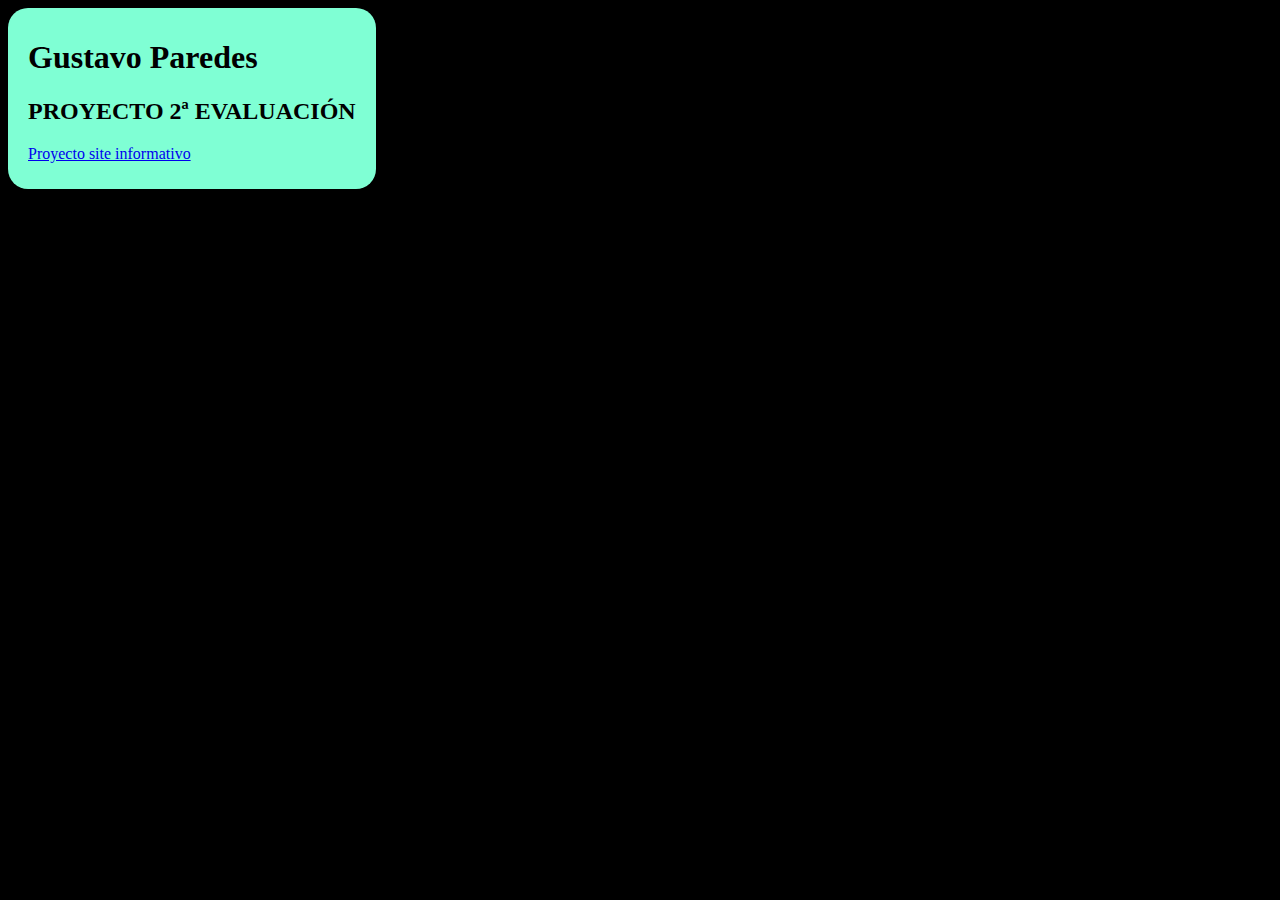
<file: index.html>
<!DOCTYPE html>
<html lang="en">

<head>
    <meta charset="UTF-8">
    <meta name="viewport" content="width=device-width, initial-scale=1.0">
    <title>Gustavo</title>
</head>
<style>

    body {
        background-color: black;
    }
    .proyectos {
        background-color: aquamarine;
        max-width: fit-content;
        padding: 10px 20px;
        border-radius: 20px;
    }
</style>

<body>

    <section class="proyectos">
        <h1>Gustavo Paredes</h1>
        <h2>PROYECTO 2ª EVALUACIÓN</h2>
        <p><a href="site-informativo/index.html">Proyecto site informativo</a></p>
    </section>

</body>

</html>
</file>
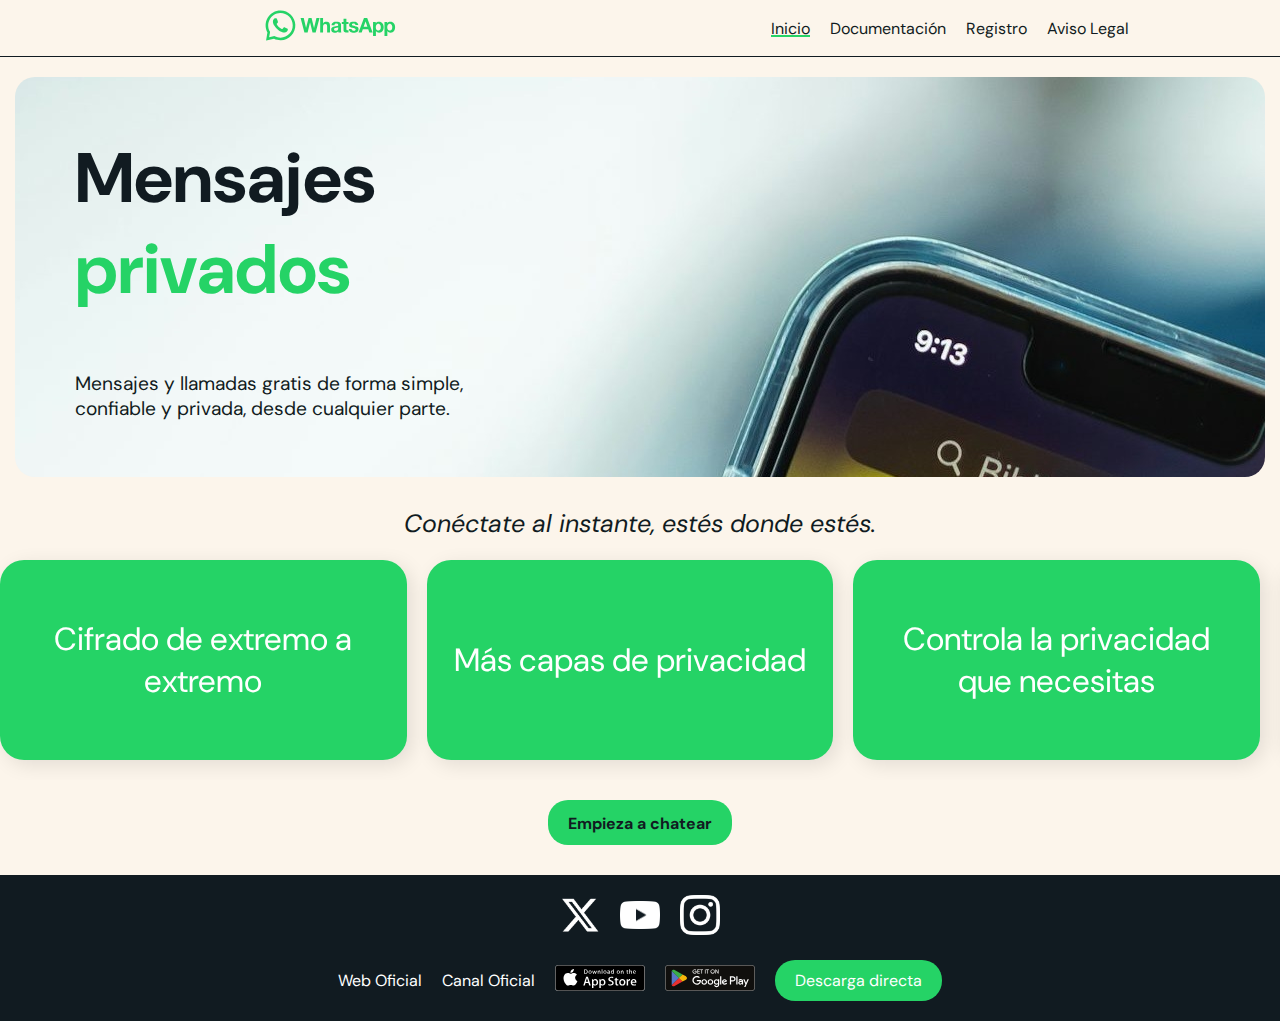
<file: site-informativo/index.html>
<!DOCTYPE html>
<html lang="es">

<head>
    <meta charset="UTF-8">
    <meta name="viewport" content="width=device-width, initial-scale=1.0">
    <link rel="icon" href="images/whatsapp.svg">
    <link rel="stylesheet" href="styles.css">
    <link rel="stylesheet" href="carousel.css">
    <title>WhatsApp</title>

</head>

<body>

    <nav class="navbar">
        <div class="logo-principal">
            <a href="index.html"><img src="images/whatsapp-big.svg" alt=""></a>
        </div>
        <div class="enlaces">
            <a class="active" href="index.html">Inicio</a>
            <a href="documentacion.html">Documentación</a>
            <!-- dropdown -->
            <div class="dropdown">
                <a href="#">Registro</a>
                <div class="dropdown-content">
                    <a href="iniciar-sesion.html">Iniciar sesión</a>
                    <a href="registrarse.html">Registrarse</a>
                </div>
            </div>
            <!-- dropdown -->
            <a href="aviso-legal.html">Aviso Legal</a>
        </div>
    </nav>

    <header>
        <div class="titulo">
            <h1>Mensajes <br><span class="verde">privados</span></h1>
        </div>
        <div class="texto-titulo">
            <p>Mensajes y llamadas gratis de forma simple, confiable y privada, desde cualquier parte.</p>
        </div>
    </header>

    <article>
        <div class="eslogan">
            <p>Conéctate al instante,<br> estés donde estés.</p>
        </div>

        <div class="carousel">
            <div class="group">
                <div class="card">Cifrado de extremo a extremo</div>
                <div class="card">Más capas de privacidad</div>
                <div class="card">Controla la privacidad que necesitas</div>
            </div>
            <!-- Add `aria-hidden` to hide the duplicated cards from screen readers. -->
            <div aria-hidden class="group">
                <div class="card">Cifrado de extremo a extremo</div>
                <div class="card">Más capas de privacidad</div>
                <div class="card">Controla la privacidad que necesitas</div>
            </div>
        </div>

        <div>
            <h3 class="boton-chatear"><a href="https://web.whatsapp.com/">Empieza a chatear</a></h3>
        </div>
    </article>

    <footer>
        <section class="fila-footer">
            <div class="columna-footer socials">
                <a href="https://x.com/whatsapp" target="_blank"><img src="images/x.png" alt=""></a>
                <a href="https://www.youtube.com/@WhatsApp/videos" target="_blank"><img src="images/youtube.png"
                        alt=""></a>
                <a href="https://www.instagram.com/whatsapp/" target="_blank"><img src="images/instagram.png"
                        alt=""></a>
            </div>
            <div class="columna-footer">
                <a href="https://www.whatsapp.com/" target="_blank">Web Oficial</a>
                <a href="https://whatsapp.com/channel/0029Va4K0PZ5a245NkngBA2M" target="_blank">Canal Oficial</a>
                <a href="https://apps.apple.com/es/app/whatsapp-messenger/id310633997" target="_blank"><img
                        src="images/app-store.svg" alt=""></a>
                <a href="https://play.google.com/store/apps/details?cat=-1&id=com.whatsapp&hl=es_419&pli=1"
                    target="_blank"><img src="images/google-play.svg" alt=""></a>
                <a class="descarga-directa"
                    href="https://get.microsoft.com/installer/download/9NKSQGP7F2NH?cid=website_cta_psi">Descarga
                    directa</a>
            </div>
        </section>
    </footer>

</body>

</html>
</file>
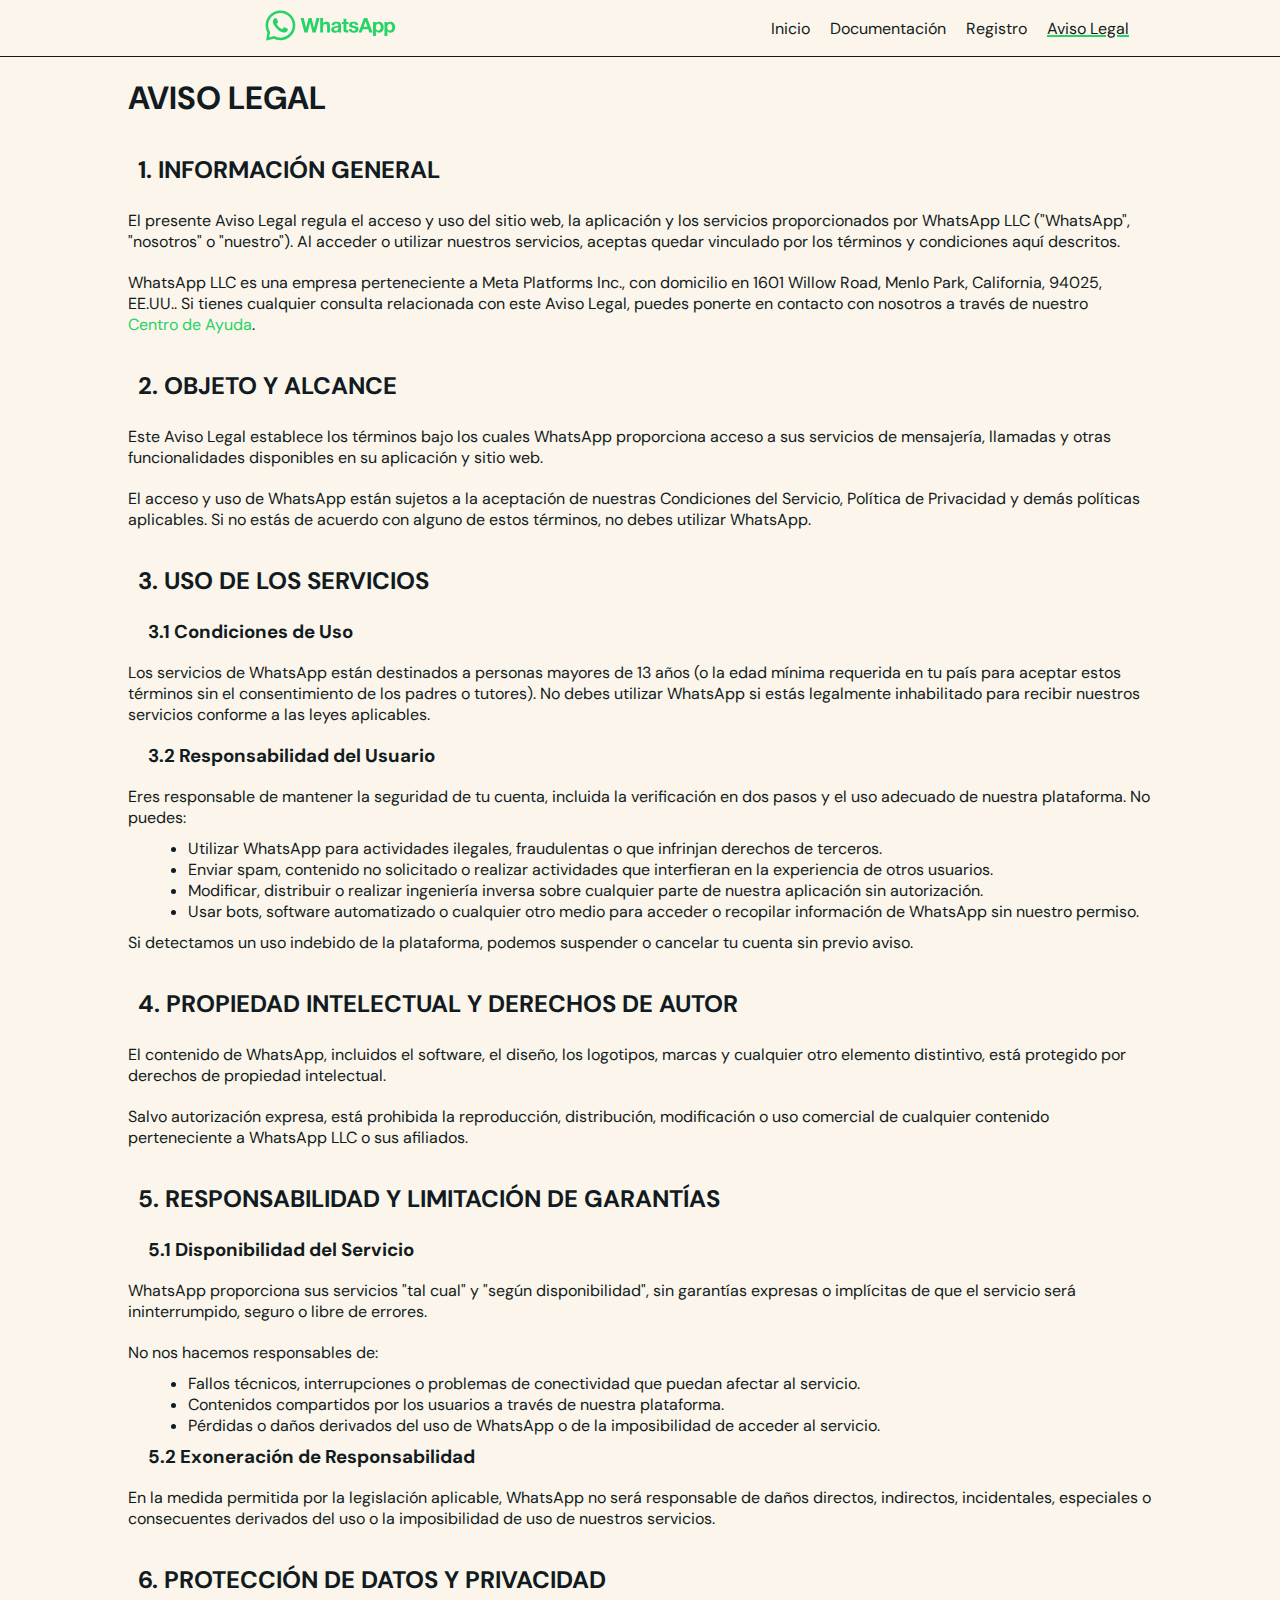
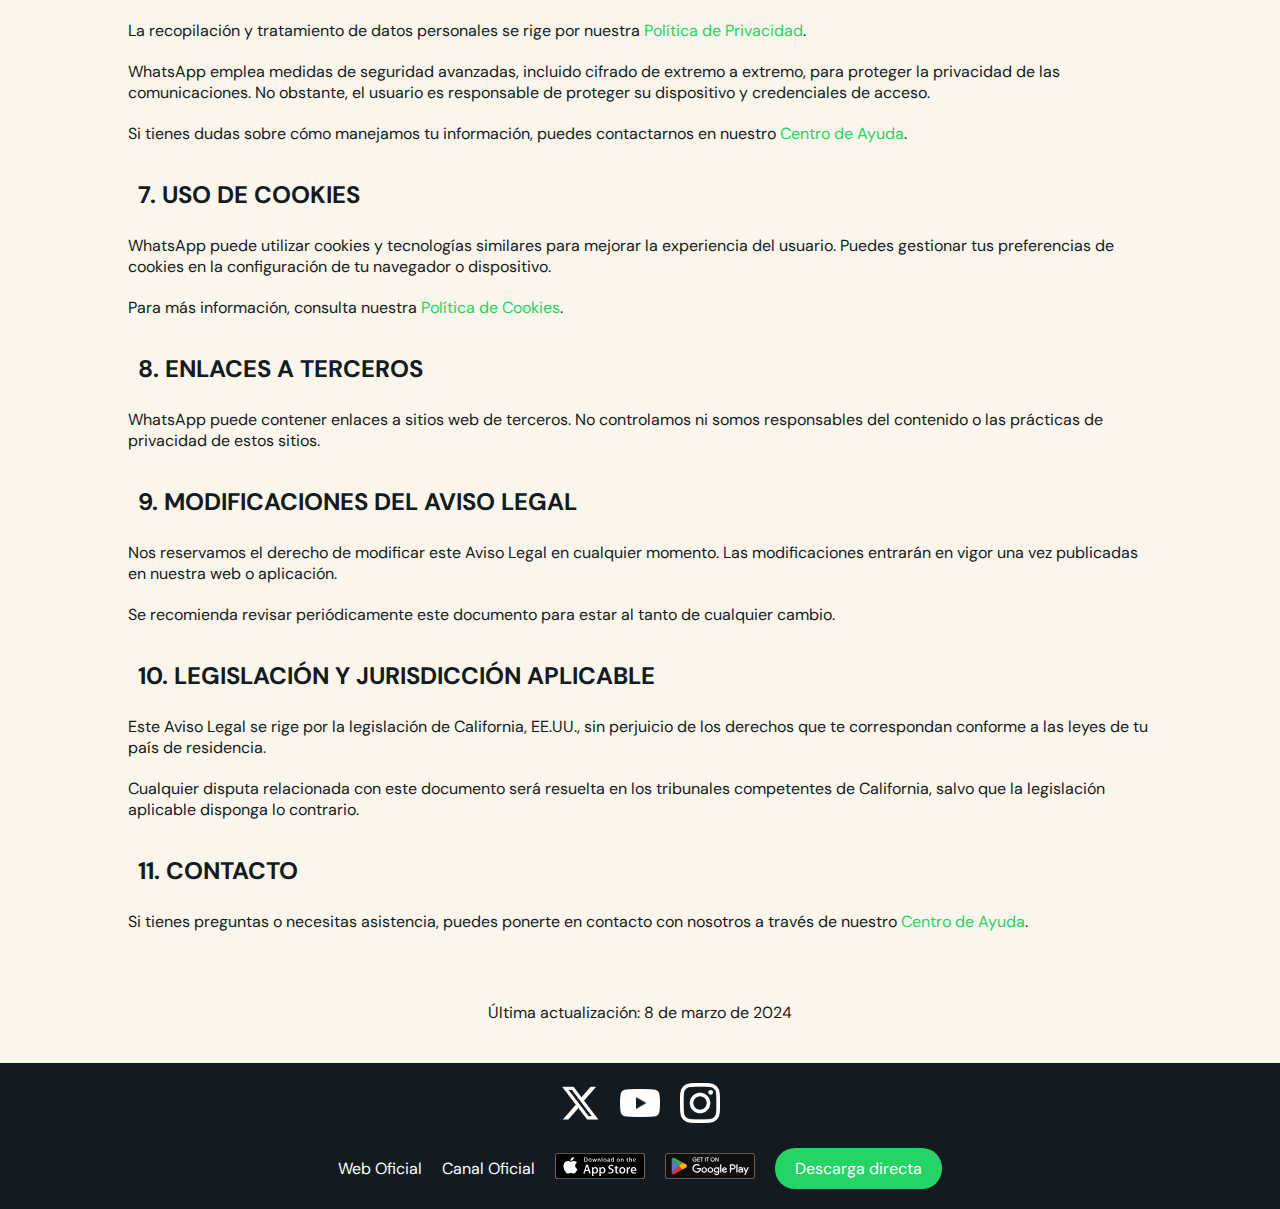
<file: site-informativo/aviso-legal.html>
<!DOCTYPE html>
<html lang="es">

<head>
    <meta charset="UTF-8">
    <meta name="viewport" content="width=device-width, initial-scale=1.0">
    <link rel="icon" href="images/whatsapp.svg">
    <link rel="stylesheet" href="styles.css">
    <title>WhatsApp - Aviso Legal</title>

</head>

<body>

    <nav class="navbar">
        <div class="logo-principal">
            <a href="index.html"><img src="images/whatsapp-big.svg" alt=""></a>
        </div>
        <div class="enlaces">
            <a href="index.html">Inicio</a>
            <a href="documentacion.html">Documentación</a>
            <!-- dropdown -->
            <div class="dropdown">
                <a href="#">Registro</a>
                <div class="dropdown-content">
                    <a href="iniciar-sesion.html">Iniciar sesión</a>
                    <a href="registrarse.html">Registrarse</a>
                </div>
            </div>
            <!-- dropdown -->
            <a class="active" href="aviso-legal.html">Aviso Legal</a>
        </div>
    </nav>

    <article class="article-aviso-legal">
        <div class="aviso-legal">
            <h1>AVISO LEGAL</h1>
        </div>
        <section class="texto-legal">
            <h2>1. INFORMACIÓN GENERAL </h2>
            <p>El presente Aviso Legal regula el acceso y uso del sitio web, la aplicación y los servicios
                proporcionados por WhatsApp LLC ("WhatsApp", "nosotros" o "nuestro"). Al acceder o utilizar nuestros
                servicios, aceptas quedar vinculado por los términos y condiciones aquí descritos.</p>
            <p>WhatsApp LLC es una empresa perteneciente a Meta Platforms Inc., con domicilio en 1601 Willow Road, Menlo
                Park, California, 94025, EE.UU.. Si tienes cualquier consulta relacionada con este Aviso Legal, puedes
                ponerte en contacto con nosotros a través de nuestro <a class="verde"
                    href="https://www.whatsapp.com/contact/">Centro de Ayuda</a>.</p>



            <h2>2. OBJETO Y ALCANCE </h2>
            <p>Este Aviso Legal establece los términos bajo los cuales WhatsApp proporciona acceso a sus servicios de
                mensajería, llamadas y otras funcionalidades disponibles en su aplicación y sitio web.</p>
            <p>El acceso y uso de WhatsApp están sujetos a la aceptación de nuestras Condiciones del Servicio, Política
                de Privacidad y demás políticas aplicables. Si no estás de acuerdo con alguno de estos términos, no
                debes utilizar WhatsApp. </p>



            <h2>3. USO DE LOS SERVICIOS</h2>
            <h3> 3.1 Condiciones de Uso </h3>
            <p>Los servicios de WhatsApp están destinados a personas mayores de 13 años (o la edad mínima requerida en
                tu país para aceptar estos términos sin el consentimiento de los padres o tutores). No debes utilizar
                WhatsApp si estás legalmente inhabilitado para recibir nuestros servicios conforme a las leyes
                aplicables.</p>
            <h3>3.2 Responsabilidad del Usuario</h3>
            <p>Eres responsable de mantener la seguridad de tu cuenta, incluida la verificación en dos pasos y el uso
                adecuado de nuestra plataforma. No puedes:</p>
            <ul>
                <li>Utilizar WhatsApp para actividades ilegales, fraudulentas o que infrinjan derechos de terceros.
                </li>
                <li>Enviar spam, contenido no solicitado o realizar actividades que interfieran en la experiencia de
                    otros usuarios.</li>
                <li>Modificar, distribuir o realizar ingeniería inversa sobre cualquier parte de nuestra aplicación sin
                    autorización. </li>
                <li>Usar bots, software automatizado o cualquier otro medio para acceder o recopilar información de
                    WhatsApp sin nuestro permiso.</li>

            </ul>
            <p>Si detectamos un uso indebido de la plataforma, podemos suspender o cancelar tu cuenta sin previo aviso.
            </p>



            <h2>4. PROPIEDAD INTELECTUAL Y DERECHOS DE AUTOR </h2>
            <p>El contenido de WhatsApp, incluidos el software, el diseño, los logotipos, marcas y cualquier otro
                elemento distintivo, está protegido por derechos de propiedad intelectual.</p>
            <p>Salvo autorización expresa, está prohibida la reproducción, distribución, modificación o uso comercial de
                cualquier contenido perteneciente a WhatsApp LLC o sus afiliados. </p>



            <h2>5. RESPONSABILIDAD Y LIMITACIÓN DE GARANTÍAS </h2>
            <h3>5.1 Disponibilidad del Servicio </h3>
            <p>WhatsApp proporciona sus servicios "tal cual" y "según disponibilidad", sin garantías expresas o
                implícitas de que el servicio será ininterrumpido, seguro o libre de errores.</p>
            <p>No nos hacemos responsables de:</p>
            <ul>
                <li>Fallos técnicos, interrupciones o problemas de conectividad que puedan afectar al servicio.
                </li>
                <li>Contenidos compartidos por los usuarios a través de nuestra plataforma.</li>
                <li>Pérdidas o daños derivados del uso de WhatsApp o de la imposibilidad de acceder al servicio.</li>

            </ul>
            <h3>5.2 Exoneración de Responsabilidad</h3>
            <p>En la medida permitida por la legislación aplicable, WhatsApp no será responsable de daños directos,
                indirectos, incidentales, especiales o consecuentes derivados del uso o la imposibilidad de uso de
                nuestros servicios. </p>



            <h2>6. PROTECCIÓN DE DATOS Y PRIVACIDAD </h2>
            <p>La recopilación y tratamiento de datos personales se rige por nuestra <a class="verde"
                    href="https://www.whatsapp.com/legal/privacy-policy">Política de Privacidad</a>.</p>

            <p>WhatsApp emplea medidas de seguridad avanzadas, incluido cifrado de extremo a extremo, para proteger la
                privacidad de las comunicaciones. No obstante, el usuario es responsable de proteger su dispositivo y
                credenciales de acceso.</p>
            <p>Si tienes dudas sobre cómo manejamos tu información, puedes contactarnos en nuestro <a class="verde"
                    href="https://www.whatsapp.com/contact/">Centro de Ayuda</a>.</p>



            <h2>7. USO DE COOKIES </h2>
            <p>WhatsApp puede utilizar cookies y tecnologías similares para mejorar la experiencia del usuario. Puedes
                gestionar tus preferencias de cookies en la configuración de tu navegador o dispositivo. </p>
            <p>Para más información, consulta nuestra <a class="verde"
                    href="https://www.whatsapp.com/legal/cookies-policy/">Política de Cookies</a>.</p>



            <h2>8. ENLACES A TERCEROS</h2>
            <p>WhatsApp puede contener enlaces a sitios web de terceros. No controlamos ni somos responsables del
                contenido o las prácticas de privacidad de estos sitios.</p>



            <h2>9. MODIFICACIONES DEL AVISO LEGAL </h2>
            <p>Nos reservamos el derecho de modificar este Aviso Legal en cualquier momento. Las modificaciones entrarán
                en vigor una vez publicadas en nuestra web o aplicación. </p>
            <p>Se recomienda revisar periódicamente este documento para estar al tanto de cualquier cambio.</p>



            <h2>10. LEGISLACIÓN Y JURISDICCIÓN APLICABLE </h2>
            <p>Este Aviso Legal se rige por la legislación de California, EE.UU., sin perjuicio de los derechos que te
                correspondan conforme a las leyes de tu país de residencia. </p>
            <p>Cualquier disputa relacionada con este documento será resuelta en los tribunales competentes de
                California, salvo que la legislación aplicable disponga lo contrario. </p>



            <h2>11. CONTACTO </h2>
            <p>Si tienes preguntas o necesitas asistencia, puedes ponerte en contacto con nosotros a través de nuestro
                <a class="verde" href="https://www.whatsapp.com/contact/">Centro de Ayuda</a>.
            </p>

            <p class="centrado">Última actualización: 8 de marzo de 2024 </p>
        </section>
    </article>

    <footer>
        <section class="fila-footer">
            <div class="columna-footer socials">
                <a href="https://x.com/whatsapp" target="_blank"><img src="images/x.png" alt=""></a>
                <a href="https://www.youtube.com/@WhatsApp/videos" target="_blank"><img src="images/youtube.png"
                        alt=""></a>
                <a href="https://www.instagram.com/whatsapp/" target="_blank"><img src="images/instagram.png"
                        alt=""></a>
            </div>
            <div class="columna-footer">
                <a href="https://www.whatsapp.com/" target="_blank">Web Oficial</a>
                <a href="https://whatsapp.com/channel/0029Va4K0PZ5a245NkngBA2M" target="_blank">Canal Oficial</a>
                <a href="https://apps.apple.com/es/app/whatsapp-messenger/id310633997" target="_blank"><img
                        src="images/app-store.svg" alt=""></a>
                <a href="https://play.google.com/store/apps/details?cat=-1&id=com.whatsapp&hl=es_419&pli=1"
                    target="_blank"><img src="images/google-play.svg" alt=""></a>
                <a class="descarga-directa"
                    href="https://get.microsoft.com/installer/download/9NKSQGP7F2NH?cid=website_cta_psi">Descarga
                    directa</a>
            </div>
        </section>
    </footer>

</body>

</html>
</file>
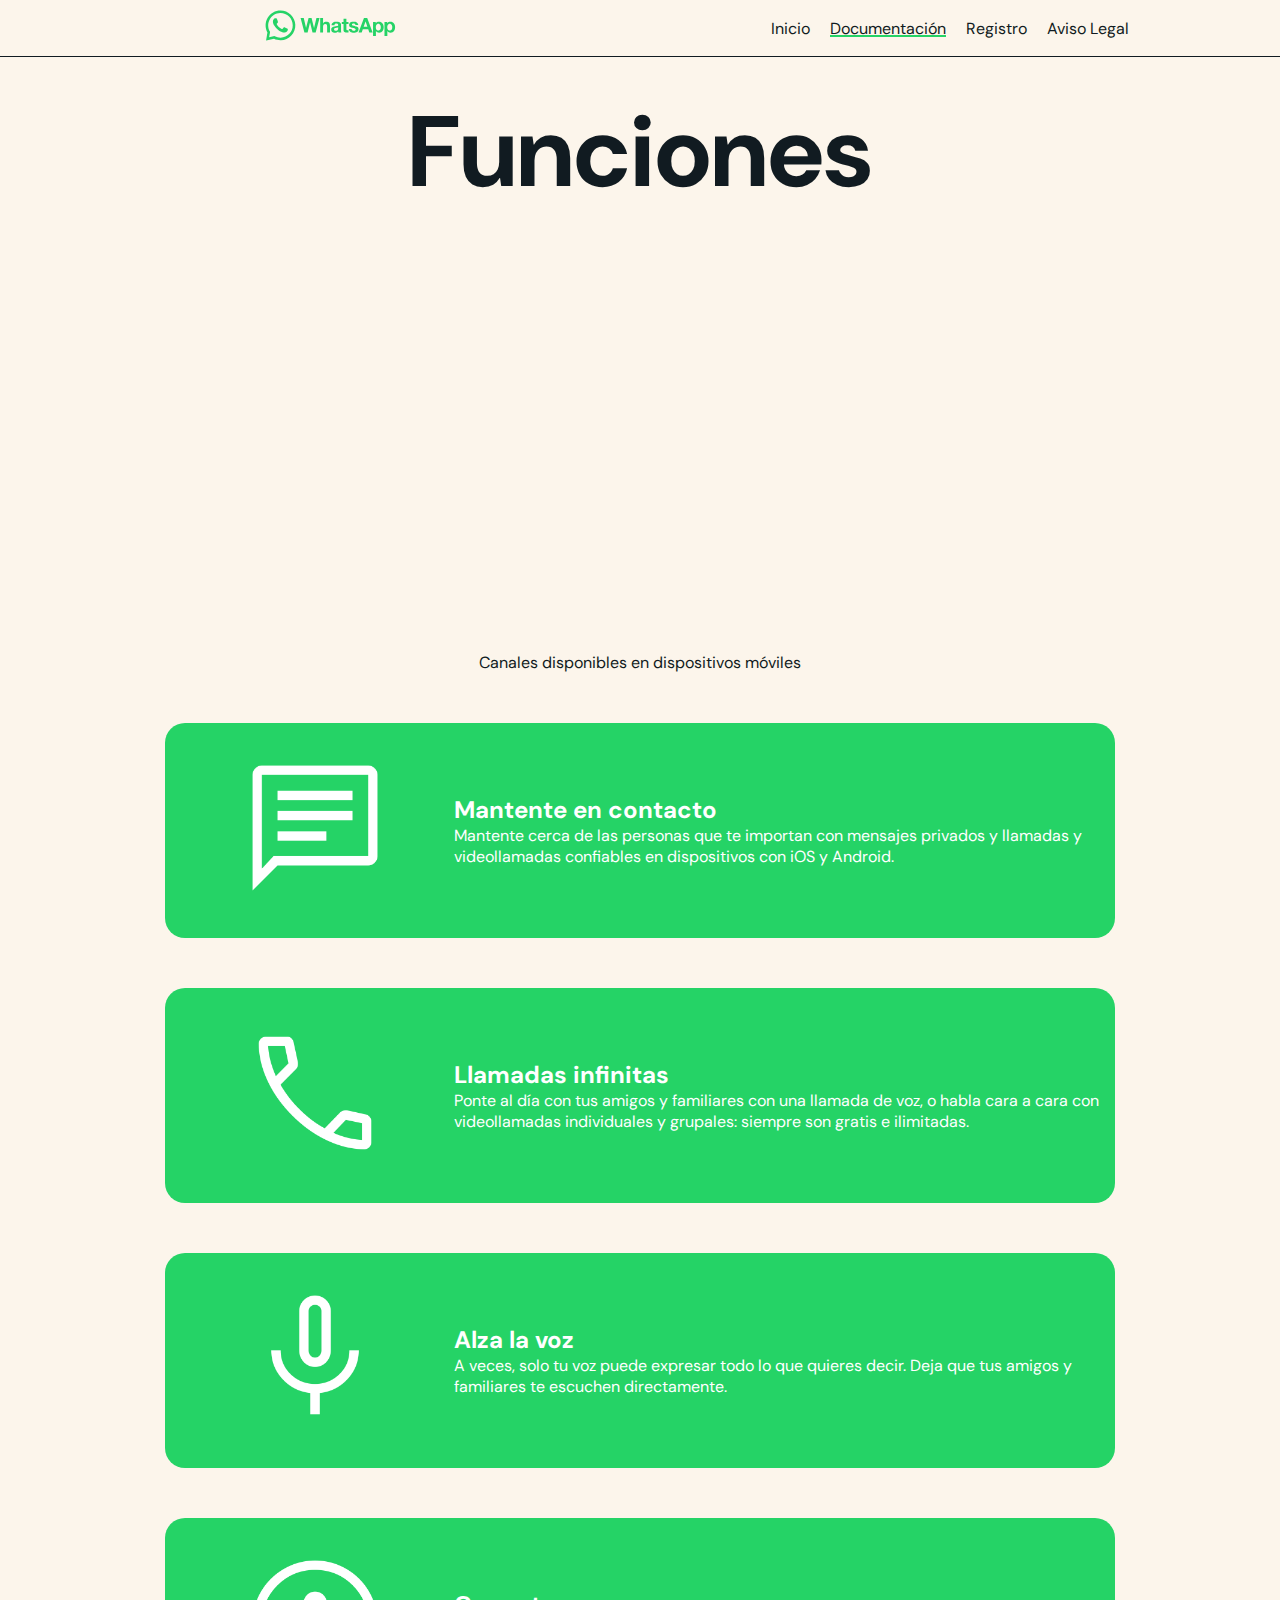
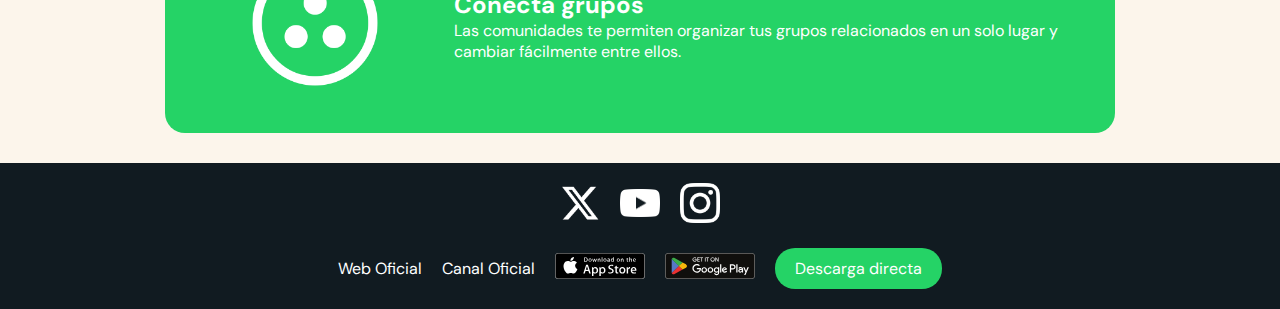
<file: site-informativo/documentacion.html>
<!DOCTYPE html>
<html lang="es">

<head>
    <meta charset="UTF-8">
    <meta name="viewport" content="width=device-width, initial-scale=1.0">
    <link rel="icon" href="images/whatsapp.svg">
    <link rel="stylesheet" href="styles.css">
    <title>WhatsApp - Documentación</title>
</head>

<body>

    <nav class="navbar">
        <div class="logo-principal">
            <a href="index.html"><img src="images/whatsapp-big.svg" alt=""></a>
        </div>
        <div class="enlaces">
            <a href="index.html">Inicio</a>
            <a class="active" href="documentacion.html">Documentación</a>
            <!-- dropdown -->
            <div class="dropdown">
                <a href="#">Registro</a>
                <div class="dropdown-content">
                    <a href="iniciar-sesion.html">Iniciar sesión</a>
                    <a href="registrarse.html">Registrarse</a>
                </div>
            </div>
            <!-- dropdown -->
            <a href="aviso-legal.html">Aviso Legal</a>
        </div>
    </nav>

    <article>
        <div class="funciones-title">
            <h1>Funciones</h1>
        </div>

        <section class="video">
            <div class="columna-video">
                <iframe src="https://www.youtube.com/embed/Fwk7bPOUHM4?si=5hEZAbkQkmfU6ge_" title="YouTube video player"
                    frameborder="0"
                    allow="accelerometer; autoplay; clipboard-write; encrypted-media; gyroscope; picture-in-picture; web-share"
                    referrerpolicy="strict-origin-when-cross-origin" allowfullscreen></iframe>
            </div>
            <div class="columna-video">
                <p>Canales disponibles en dispositivos móviles</p>
            </div>
        </section>

        <section class="funciones">
            <div class="fila-funciones">
                <div class="columna-funciones">
                    <div class="columna30 columna30-funciones">
                        <img src="images/chat.png" alt="">
                    </div>
                    <div class="columna70 columna70-funciones">
                        <h2>Mantente en contacto</h2>
                        <p>Mantente cerca de las personas que te importan con mensajes privados y llamadas y
                            videollamadas
                            confiables en dispositivos con iOS y Android.</p>
                    </div>
                </div>
            </div>
            <div class="fila-funciones">
                <div class="columna-funciones">
                    <div class="columna30 columna30-funciones">
                        <img src="images/call.png" alt="">
                    </div>
                    <div class="columna70 columna70-funciones">
                        <h2>Llamadas infinitas</h2>
                        <p>Ponte al día con tus amigos y familiares con una llamada de voz, o habla cara a cara con
                            videollamadas individuales y grupales: siempre son gratis e ilimitadas.</p>
                    </div>
                </div>
            </div>
            <div class="fila-funciones">
                <div class="columna-funciones">
                    <div class="columna30 columna30-funciones">
                        <img src="images/audios.png" alt="">
                    </div>
                    <div class="columna70 columna70-funciones">
                        <h2>Alza la voz</h2>
                        <p>A veces, solo tu voz puede expresar todo lo que quieres decir. Deja que tus amigos y
                            familiares
                            te escuchen directamente.</p>
                    </div>
                </div>
            </div>
            <div class="fila-funciones">
                <div class="columna-funciones">
                    <div class="columna30 columna30-funciones">
                        <img src="images/communities.png" alt="">
                    </div>
                    <div class="columna70 columna70-funciones">
                        <h2>Conecta grupos</h2>
                        <p>Las comunidades te permiten organizar tus grupos relacionados en un solo lugar y cambiar
                            fácilmente entre ellos.</p>
                    </div>
                </div>
            </div>
        </section>




    </article>

    <footer>
        <section class="fila-footer">
            <div class="columna-footer socials">
                <a href="https://x.com/whatsapp" target="_blank"><img src="images/x.png" alt=""></a>
                <a href="https://www.youtube.com/@WhatsApp/videos" target="_blank"><img src="images/youtube.png"
                        alt=""></a>
                <a href="https://www.instagram.com/whatsapp/" target="_blank"><img src="images/instagram.png"
                        alt=""></a>
            </div>
            <div class="columna-footer">
                <a href="https://www.whatsapp.com/" target="_blank">Web Oficial</a>
                <a href="https://whatsapp.com/channel/0029Va4K0PZ5a245NkngBA2M" target="_blank">Canal Oficial</a>
                <a href="https://apps.apple.com/es/app/whatsapp-messenger/id310633997" target="_blank"><img
                        src="images/app-store.svg" alt=""></a>
                <a href="https://play.google.com/store/apps/details?cat=-1&id=com.whatsapp&hl=es_419&pli=1"
                    target="_blank"><img src="images/google-play.svg" alt=""></a>
                <a class="descarga-directa"
                    href="https://get.microsoft.com/installer/download/9NKSQGP7F2NH?cid=website_cta_psi">Descarga
                    directa</a>
            </div>
        </section>
    </footer>

</body>

</html>
</file>
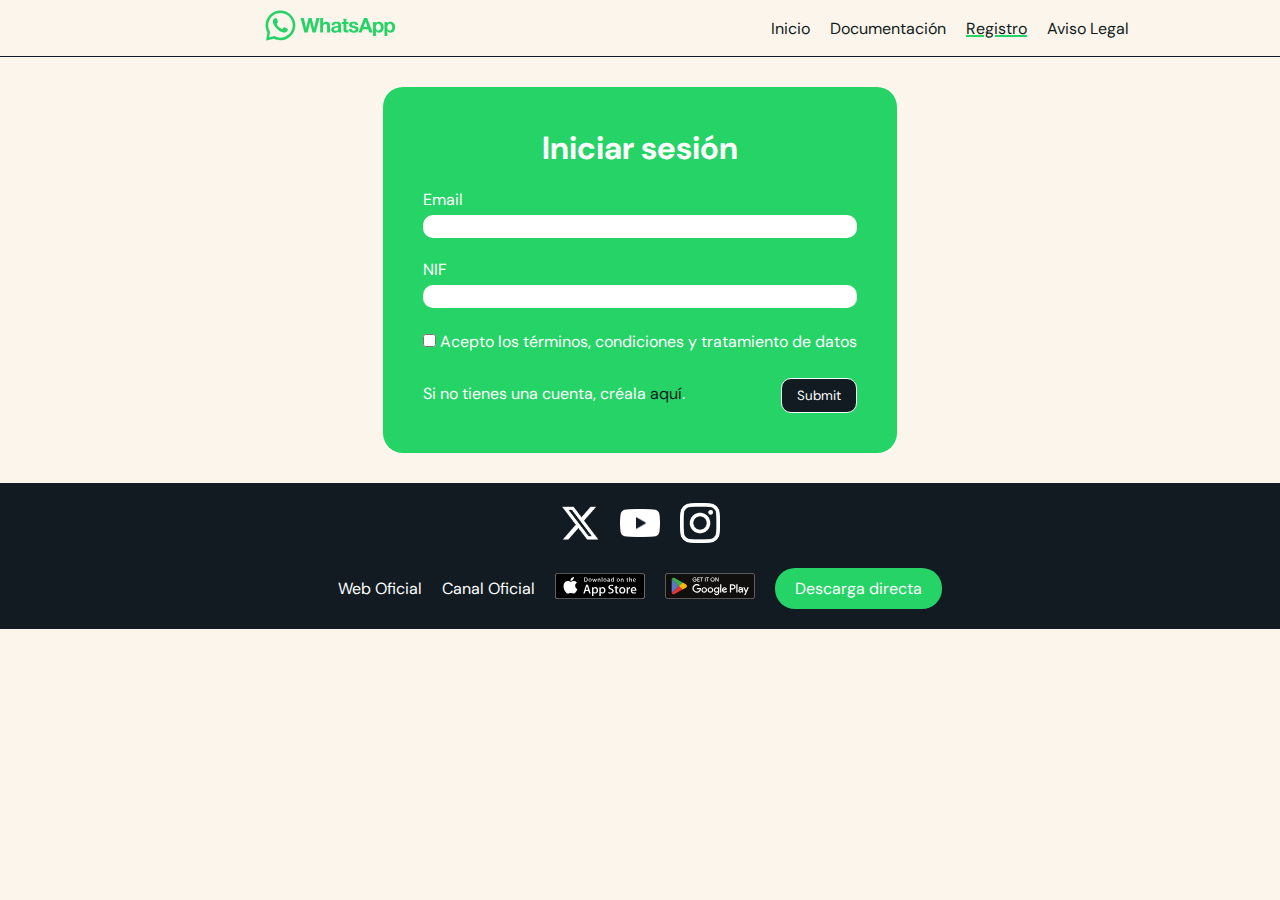
<file: site-informativo/iniciar-sesion.html>
<!DOCTYPE html>
<html lang="es">

<head>
    <meta charset="UTF-8">
    <meta name="viewport" content="width=device-width, initial-scale=1.0">
    <link rel="icon" href="images/whatsapp.svg">
    <link rel="stylesheet" href="styles.css">
    <title>WhatsApp - Iniciar sesión</title>

</head>

<body>
    <nav class="navbar">
        <div class="logo-principal">
            <a href="index.html"><img src="images/whatsapp-big.svg" alt=""></a>
        </div>
        <div class="enlaces">
            <a href="index.html">Inicio</a>
            <a href="documentacion.html">Documentación</a>
            <!-- dropdown -->
            <div class="dropdown">
                <a class="active" href="#">Registro</a>
                <div class="dropdown-content">
                    <a href="iniciar-sesion.html">Iniciar sesión</a>
                    <a href="registrarse.html">Registrarse</a>
                </div>
            </div>
            <!-- dropdown -->
            <a href="aviso-legal.html">Aviso Legal</a>
        </div>
    </nav>

    <article class="formulario">
        <form action="http://www.cursos-diseño.es/mostrar.php">
            <h1>Iniciar sesión</h1>

            <div class="fila-form">
                <div class="columna-form">
                    Email<input type="email" name="mail" required>
                </div>
            </div>
            <br>
            <div class="fila-form">
                <div class="columna-form">
                    NIF<input type="text" name="nif" required>
                </div>
            </div>
            <br>
            <label>
                <input type="checkbox" name="acepta" value="si" required>
                Acepto los términos, condiciones y tratamiento de datos
            </label>
            <br>
            <br>
            <div class="fila-form fila-form-text-and-submit">
                <div class="columna-form columna70">
                    <p>Si no tienes una cuenta, créala <a href="registrarse.html" class="negro">aquí</a>.</p>
                </div>
                <div class="columna-form columna30">
                    <input type="submit">
                </div>
            </div>
        </form>
    </article>

    <footer>
        <section class="fila-footer">
            <div class="columna-footer socials">
                <a href="https://x.com/whatsapp" target="_blank"><img src="images/x.png" alt=""></a>
                <a href="https://www.youtube.com/@WhatsApp/videos" target="_blank"><img src="images/youtube.png"
                        alt=""></a>
                <a href="https://www.instagram.com/whatsapp/" target="_blank"><img src="images/instagram.png"
                        alt=""></a>
            </div>
            <div class="columna-footer">
                <a href="https://www.whatsapp.com/" target="_blank">Web Oficial</a>
                <a href="https://whatsapp.com/channel/0029Va4K0PZ5a245NkngBA2M" target="_blank">Canal Oficial</a>
                <a href="https://apps.apple.com/es/app/whatsapp-messenger/id310633997" target="_blank"><img
                        src="images/app-store.svg" alt=""></a>
                <a href="https://play.google.com/store/apps/details?cat=-1&id=com.whatsapp&hl=es_419&pli=1"
                    target="_blank"><img src="images/google-play.svg" alt=""></a>
                <a class="descarga-directa"
                    href="https://get.microsoft.com/installer/download/9NKSQGP7F2NH?cid=website_cta_psi">Descarga
                    directa</a>
            </div>
        </section>
    </footer>

</body>

</html>
</file>
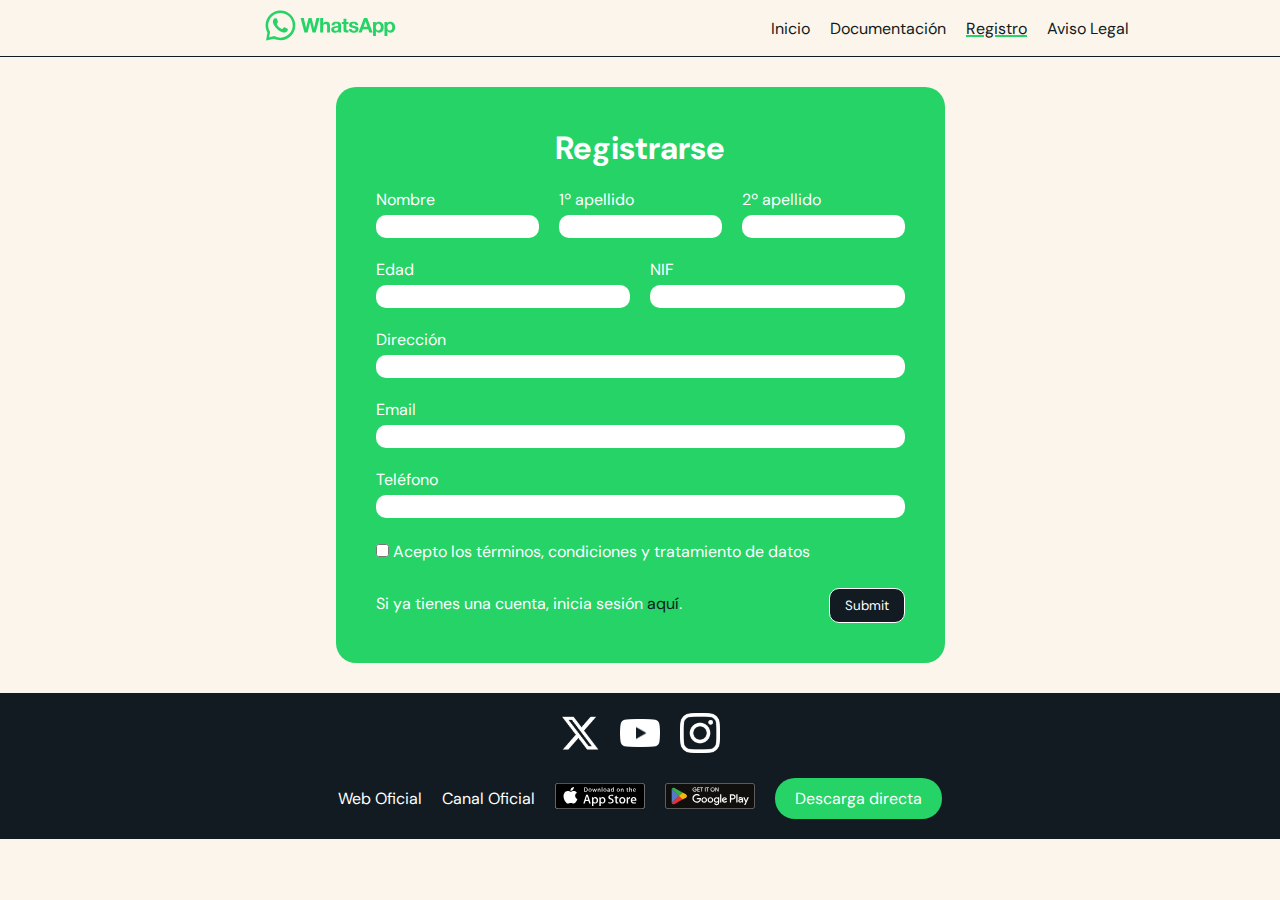
<file: site-informativo/registrarse.html>
<!DOCTYPE html>
<html lang="es">

<head>
    <meta charset="UTF-8">
    <meta name="viewport" content="width=device-width, initial-scale=1.0">
    <link rel="icon" href="images/whatsapp.svg">
    <link rel="stylesheet" href="styles.css">
    <title>WhatsApp - Registrarse</title>

</head>

<body>
    <nav class="navbar">
        <div class="logo-principal">
            <a href="index.html"><img src="images/whatsapp-big.svg" alt=""></a>
        </div>
        <div class="enlaces">
            <a href="index.html">Inicio</a>
            <a href="documentacion.html">Documentación</a>
            <!-- dropdown -->
            <div class="dropdown">
                <a class="active" href="#">Registro</a>
                <div class="dropdown-content">
                    <a href="iniciar-sesion.html">Iniciar sesión</a>
                    <a href="registrarse.html">Registrarse</a>
                </div>
            </div>
            <!-- dropdown -->
            <a href="aviso-legal.html">Aviso Legal</a>
        </div>
    </nav>

    <article class="formulario">
        <form action="http://www.cursos-diseño.es/mostrar.php">
            <h1>Registrarse</h1>

            <div class="fila-form">
                <div class="columna-form">
                    Nombre
                    <input type="text" name="nombre" required>
                </div>
                <br>
                <div class="columna-form">
                    1º apellido
                    <input type="text" name="apellido1" required>
                </div>
                <br>
                <div class="columna-form">
                    2º apellido
                    <input type="text" name="apellido2" required>
                </div>
            </div>
            <br>
            <div class="fila-form">
                <div class="columna-form">
                    Edad<input type="number" name="edad" required>
                </div>
                <br>
                <div class="columna-form">
                    NIF<input type="text" name="nif" required>
                </div>
            </div>
            <br>
            <div class="fila-form">
                <div class="columna-form">
                    Dirección<input type="text" name="direccion" required>
                </div>
            </div>
            <br>
            <div class="fila-form">
                <div class="columna-form">
                    Email<input type="email" name="mail" required>
                </div>
            </div>
            <br>
            <div class="fila-form">
                <div class="columna-form">
                    Teléfono<input type="text" name="telefono" required>
                </div>
            </div>
            <br>
            <label>
                <input type="checkbox" name="acepta" value="si" required>
                Acepto los términos, condiciones y tratamiento de datos
            </label>
            <br>
            <br>
            <div class="fila-form fila-form-text-and-submit">
                <div class="columna-form columna70">
                    <p>Si ya tienes una cuenta, inicia sesión <a href="iniciar-sesion.html" class="negro">aquí</a>.</p>
                </div>
                <div class="columna-form columna30">
                    <input type="submit">
                </div>
            </div>
        </form>
    </article>

    <footer>
        <section class="fila-footer">
            <div class="columna-footer socials">
                <a href="https://x.com/whatsapp" target="_blank"><img src="images/x.png" alt=""></a>
                <a href="https://www.youtube.com/@WhatsApp/videos" target="_blank"><img src="images/youtube.png"
                        alt=""></a>
                <a href="https://www.instagram.com/whatsapp/" target="_blank"><img src="images/instagram.png"
                        alt=""></a>
            </div>
            <div class="columna-footer">
                <a href="https://www.whatsapp.com/" target="_blank">Web Oficial</a>
                <a href="https://whatsapp.com/channel/0029Va4K0PZ5a245NkngBA2M" target="_blank">Canal Oficial</a>
                <a href="https://apps.apple.com/es/app/whatsapp-messenger/id310633997" target="_blank"><img
                        src="images/app-store.svg" alt=""></a>
                <a href="https://play.google.com/store/apps/details?cat=-1&id=com.whatsapp&hl=es_419&pli=1"
                    target="_blank"><img src="images/google-play.svg" alt=""></a>
                <a class="descarga-directa"
                    href="https://get.microsoft.com/installer/download/9NKSQGP7F2NH?cid=website_cta_psi">Descarga
                    directa</a>
            </div>
        </section>
    </footer>

</body>

</html>
</file>
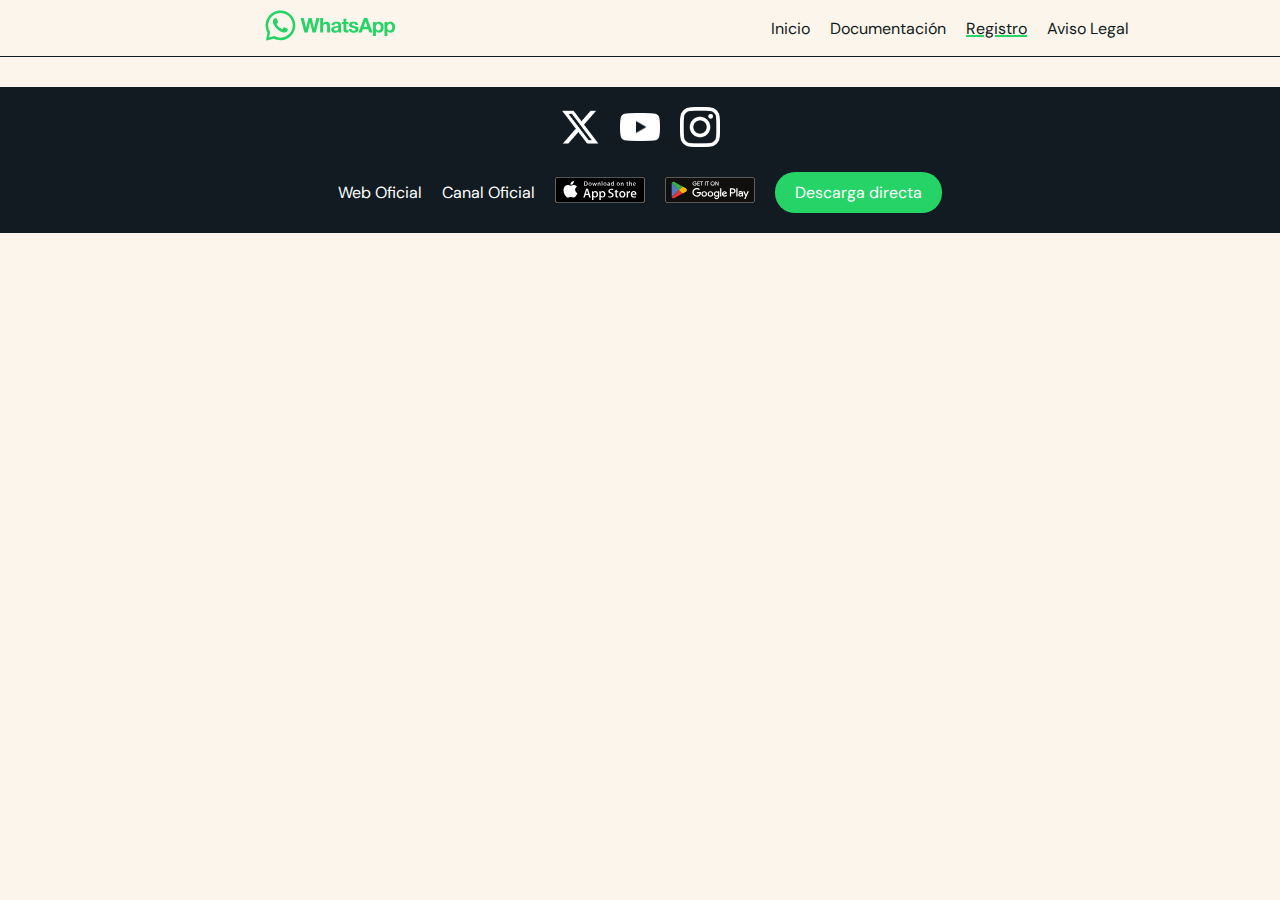
<file: site-informativo/registro.html>
<!DOCTYPE html>
<html lang="es">

<head>
    <meta charset="UTF-8">
    <meta name="viewport" content="width=device-width, initial-scale=1.0">
    <link rel="icon" href="images/whatsapp.svg">
    <link rel="stylesheet" href="styles.css">
    <title>WhatsApp - Registro</title>
</head>

<body>

    <nav class="navbar">
        <div class="logo-principal">
            <a href="index.html"><img src="images/whatsapp-big.svg" alt=""></a>
        </div>
        <div class="enlaces">
            <a href="index.html">Inicio</a>
            <a href="documentacion.html">Documentación</a>
            <!-- dropdown -->
            <div class="dropdown">
                <a class="active" href="#">Registro</a>
                <div class="dropdown-content">
                    <a href="iniciar-sesion.html">Iniciar sesión</a>
                    <a href="registrarse.html">Registrarse</a>
                </div>
            </div>
            <!-- dropdown -->
            <a href="aviso-legal.html">Aviso Legal</a>
        </div>
    </nav>

    <footer>
        <section class="fila-footer">
            <div class="columna-footer socials">
                <a href="https://x.com/whatsapp" target="_blank"><img src="images/x.png" alt=""></a>
                <a href="https://www.youtube.com/@WhatsApp/videos" target="_blank"><img src="images/youtube.png"
                        alt=""></a>
                <a href="https://www.instagram.com/whatsapp/" target="_blank"><img src="images/instagram.png"
                        alt=""></a>
            </div>
            <div class="columna-footer">
                <a href="https://www.whatsapp.com/" target="_blank">Web Oficial</a>
                <a href="https://whatsapp.com/channel/0029Va4K0PZ5a245NkngBA2M" target="_blank">Canal Oficial</a>
                <a href="https://apps.apple.com/es/app/whatsapp-messenger/id310633997" target="_blank"><img
                        src="images/app-store.svg" alt=""></a>
                <a href="https://play.google.com/store/apps/details?cat=-1&id=com.whatsapp&hl=es_419&pli=1"
                    target="_blank"><img src="images/google-play.svg" alt=""></a>
                <a class="descarga-directa"
                    href="https://get.microsoft.com/installer/download/9NKSQGP7F2NH?cid=website_cta_psi">Descarga
                    directa</a>
            </div>
        </section>
    </footer>

</body>

</html>
</file>
<file: site-informativo/styles.css>
@import url('https://fonts.googleapis.com/css2?family=DM+Sans:ital,opsz,wght@0,9..40,100..1000;1,9..40,100..1000&display=swap');

* {
    box-sizing: border-box; /*el ancho y alto incluyen el contenido, el padding y el borde.*/ 
    margin: 0; /*elimina márgenes a todos los elementos*/
    padding: 0; /*elimina padding a todos los elementos*/
}

img {
    object-fit: contain; /*encaja en el contenedor*/ /
}

body {
    font-family: "DM Sans", sans-serif;
    background-color: #fcf5eb;
    color: #111b21;
    margin: 0; /*body sin márgenes superiores ni inferiores*/
}

a {
    white-space: nowrap;
}

/*NAVBAR*/
.navbar {
    top: 0;
    display: flex;
    flex-direction: column; /*para que el logo aparezca sobre los enlaces en la versión de móvil*/
    align-items: center; /*alineación vertical*/
    justify-content: center; /*alineación horizontal*/
    padding: 10px 20px;
    width: 100%;
    background-color: #fcf5eb;
    border-bottom: #111b21 solid 1px;
}

.enlaces,
.logo-principal {
    width: 100%;
    display: flex;
    gap: 20px;
    justify-content: center;
    align-items: center;
}

.enlaces {
    display: flex;
    flex-wrap: wrap; /*va saltando de línea si los elementos no caben horizontalmente*/
}

a {
    text-decoration: none;
    color: #111b21;
    font-size: 16px;
}

a:hover {
    text-decoration: underline #25d366 2px;
}

a.active { /*cuando estás situado en el enlace al que has sido redirigido*/
    text-decoration: underline #25d366 2px;
}

@media screen and (min-width: 640px) {

    .navbar {
        flex-direction: row; /*para que el logo aparezca a la izquierda de los enlaces en la versión de pc*/
    }

    .enlaces {
        flex-wrap: nowrap; /*ahora los enlaces no van saltando de línea*/
    }

}

/*Dropdown menu*/
.dropdown {
    position: relative; /*para que las posiciones de los elementos de dentro de este contenedor se guíen por los límites de este*/
    display: inline-block;
}

.dropdown-content {
    display: none;
    position: absolute;
    background-color: #fcf5eb;
    min-width: 160px;
    box-shadow: 0px 8px 16px 0px rgba(0, 0, 0, 0.2);
    z-index: 1;
    border-radius: 20px; /*esquinas redondeadas*/
}

.dropdown-content a {
    color: #111b21;
    padding: 12px 16px;
    text-decoration: none;
    display: block;
}

.dropdown-content a:hover {
    background-color: #25d366;
    border-radius: 20px;
}

.dropdown:hover .dropdown-content {
    display: block; /*muestra el contenido al hacer hover*/
}

/*HEADER*/
header {
    background: url(fondo-header.jpeg) no-repeat center top;
    margin: 20px auto;
    width: calc(100% - 30px);
    max-width: 1600px;
    height: 400px;
    border-radius: 20px;
    display: flex;
    flex-direction: column;
    align-items: center;
    justify-content: space-evenly;
}

.verde {
    color: #25d366;
}

.negro {
    color: #111b21;
}

.negro:hover {
    text-decoration: underline #fcf5eb 2px;
}

.titulo {
    font-size: 35px;
    text-align: center;
}

.texto-titulo {
    font-size: 1.2rem;
    background-color: #fcf5eb;
    padding: 10px 30px;
    border-radius: 40px;
    text-align: center;
    width: 80%;
}

/*ARTICLE*/
article {
    width: 100%;
    margin: 0 auto;
    margin-top: 30px;
    text-align: center;
}

.eslogan {
    font-size: 20px;
    font-style: italic;
}

.boton-chatear {
    background-color: #25d366;
    padding: 10px 20px;
    border-radius: 20px;
    transition: 0.2s;
    max-width: fit-content; /*se ajusta al contenido que hay en el interior del contenedor*/
    margin: 0 auto;
    margin-top: 20px;
    color: #ffffff;
}

.boton-chatear:hover {
    background-color: #ffffff;

}

.boton-chatear a:hover {
    text-decoration: none;
}

/*FUNCIONES*/
iframe {
    width: 330px;
    height: 200px;
    border-radius: 20px;
}

.video {
    display: flex;
    flex-direction: column;
    justify-content: center;
    align-items: center;
    margin: 0 auto;
    color: #111b21;
}

.funciones {
    width: 80%;
    margin: 0 auto;
}

.funciones img {
    width: 100px;
}

.funciones-title {
    margin-bottom: 30px;
    font-size: 30px;
}

.fila-funciones {
    display: flex;
    width: 100%;
    text-align: center;
    padding-top: 50px;
}

.columna-funciones {
    display: flex;
    flex-direction: column;
    background-color: #25d366;
    color: #ffffff;
    padding: 30px 10px;
    border-radius: 20px;
    transition: 0.2s;
}

.columna-funciones:hover {
    background-color: #111b21;
}

/*FORM*/
.formulario {
    display: flex;
    justify-content: center;
    align-items: center;
    width: calc(100% - 20px);
    text-align: left;
}

input,
textarea {
    font-family: "DM Sans", sans-serif; /*se vuelve a definir el tipo de letra porque no aplica en input, textarea, etc.*/
    border-radius: 10px;
}

.formulario h1 {
    margin-bottom: 20px;
    text-align: center;
}

form {
    background-color: #25d366;
    padding: 40px 40px;
    border-radius: 20px;
    color: #ffffff;
}

.fila-form {
    display: flex;
    flex-direction: column;
    width: 100%;
}

.columna-form {
    display: flex;
    flex-direction: column;
    width: 100%;
}

form br {
    display: block;
}

label {
    align-items: center;
}

input {
    margin-top: 5px;
    padding: 3px;
    border: none;
}

.fila-form-text-and-submit {
    flex-direction: row;
    align-items: center;
    width: 100%;
}

.columna70 {
    flex: 7;
}

.columna30 {
    flex: 3;
}

input[type='submit'] {
    align-self: flex-end; /*para alinear el botón de submit dentro del contenedor en el eje vertical*/
    max-width: fit-content;
    background-color: #111b21;
    color: #ffffff;
    border: 1px solid #ffffff;
    padding: 8px 15px;
    border-radius: 10px;
    transition: 0.2s;
}

input[type='submit']:hover {
    background-color: #ffffff;
    color: #111b21;
    border: 1px solid #ffffff;
    cursor: pointer;
}

/*FOOTER*/
.fila-footer {
    background-color: #111b21;
    display: flex;
    flex-direction: column;
    justify-content: center;
    align-items: center;
    color: #ffffff;
    margin-top: 30px;
    gap: 20px;
    padding: 20px 0;
}

.fila-footer a {
    color: #ffffff;
}

.fila-footer img {
    width: 90px;
}

.columna-footer {
    display: flex;
    align-items: center;
    flex-direction: column;
    gap: 20px;
}

.socials {
    flex-direction: row;
}

.socials img {
    width: 40px;
}

.descarga-directa {
    background-color: #25d366;
    padding: 10px 20px;
    border-radius: 20px;
    transition: 0.2s;
}

.descarga-directa:hover {
    background-color: #ffffff;
    color: #111b21;
    text-decoration: none;
}

/*AVISO LEGAL*/
.article-aviso-legal {
    width: 80%;
    text-align: left;
    max-width: 1600px;
    margin: 20px auto;
}

.article-aviso-legal h1 {
    padding-bottom: 10px;
}

.article-aviso-legal h2 {
    padding-top: 25px;
    padding-bottom: 15px;
    margin-left: 10px;
}

.article-aviso-legal h3 {
    padding: 8px 0;
    margin-left: 20px;
}

.article-aviso-legal p {
    padding: 10px 0;
    margin-left: 30px;
}

.article-aviso-legal p {
    margin-left: 0;
}

.article-aviso-legal li {
    margin-left: 60px;
    list-style-type: initial;
}

.article-aviso-legal .centrado {
    text-align: center;
    margin-top: 50px;
}

@media screen and (min-width: 640px) {

    .columna-footer {
        flex-direction: row;
    }

}

@media screen and (min-width: 640px) {

    /*HEADER*/
    header {
        align-items: flex-start;
        justify-content: space-evenly;
    }

    .titulo {
        padding-left: 60px;
        text-align: left;
    }

    .texto-titulo {
        background-color: transparent;
        border-radius: 40px;
        text-align: left;
        width: 40%;
        padding: 0 0;
        padding-left: 60px;
    }

    /*ARTICLE*/

    .eslogan {
        font-size: 25px;
    }

    .eslogan br {
        display: none;
    }

    .funciones-title {
        font-size: 50px;
    }

    /*FUNCIONES*/
    iframe {
        width: 620px;
        height: 400px;
    }

    .funciones img {
        width: 150px;
    }
    
    .columna-funciones {
        flex-direction: row;
        align-items: center;
    }

    .fila-funciones {
        max-width: 950px;
        margin: 0 auto;
    }

    .columna70-funciones {
        text-align: left;
    }

    /*FORM*/
    .fila-form {
        display: flex;
        flex-direction: row;
        width: 100%;
        gap: 10px;
    }

    form br {
        display: block;
    }
}
</file>
<file: site-informativo/carousel.css>
.carousel {
    width: 100%;
    margin: 0 auto;
    padding: 20px 0;
    overflow: hidden;
    display: flex;
}

.card {
    width: 100%;
    color: white;
    border-radius: 24px;
    box-shadow: rgba(0, 0, 0, 10%) 5px 5px 20px 0;
    padding: 20px;
    font-size: xx-large;
    justify-content: center;
    align-items: center;
    min-height: 200px;
    min-width: 200px;
    display: flex;

    &:nth-child(1) {
        background: #25d366;
    }

    &:nth-child(2) {
        background: #25d366;
    }

    &:nth-child(3) {
        background: #25d366;
    }
}

.card:hover {
    background-color: #111b21;
    color: white;
}

.carousel {

    /* ... */
    >* {
        flex: 0 0 100%;
    }
}

/* Group the cards for better structure. */
.group {
    display: flex;
    gap: 20px;
    /* Add padding to the right to create a gap between the last and first card. */
    padding-right: 20px;
}

.group {
    /* ... */
    will-change: transform;
    /* We should be nice to the browser - let it know what we're going to animate. */
    animation: scrolling 20s linear infinite;
}

@keyframes scrolling {
    0% {
        transform: translateX(0);
    }

    100% {
        transform: translateX(-100%);
    }
}

.carousel {

    /* ... */
    &:hover .group {
        animation-play-state: running; /*paused para que se pare*/
    }
}
</file>
